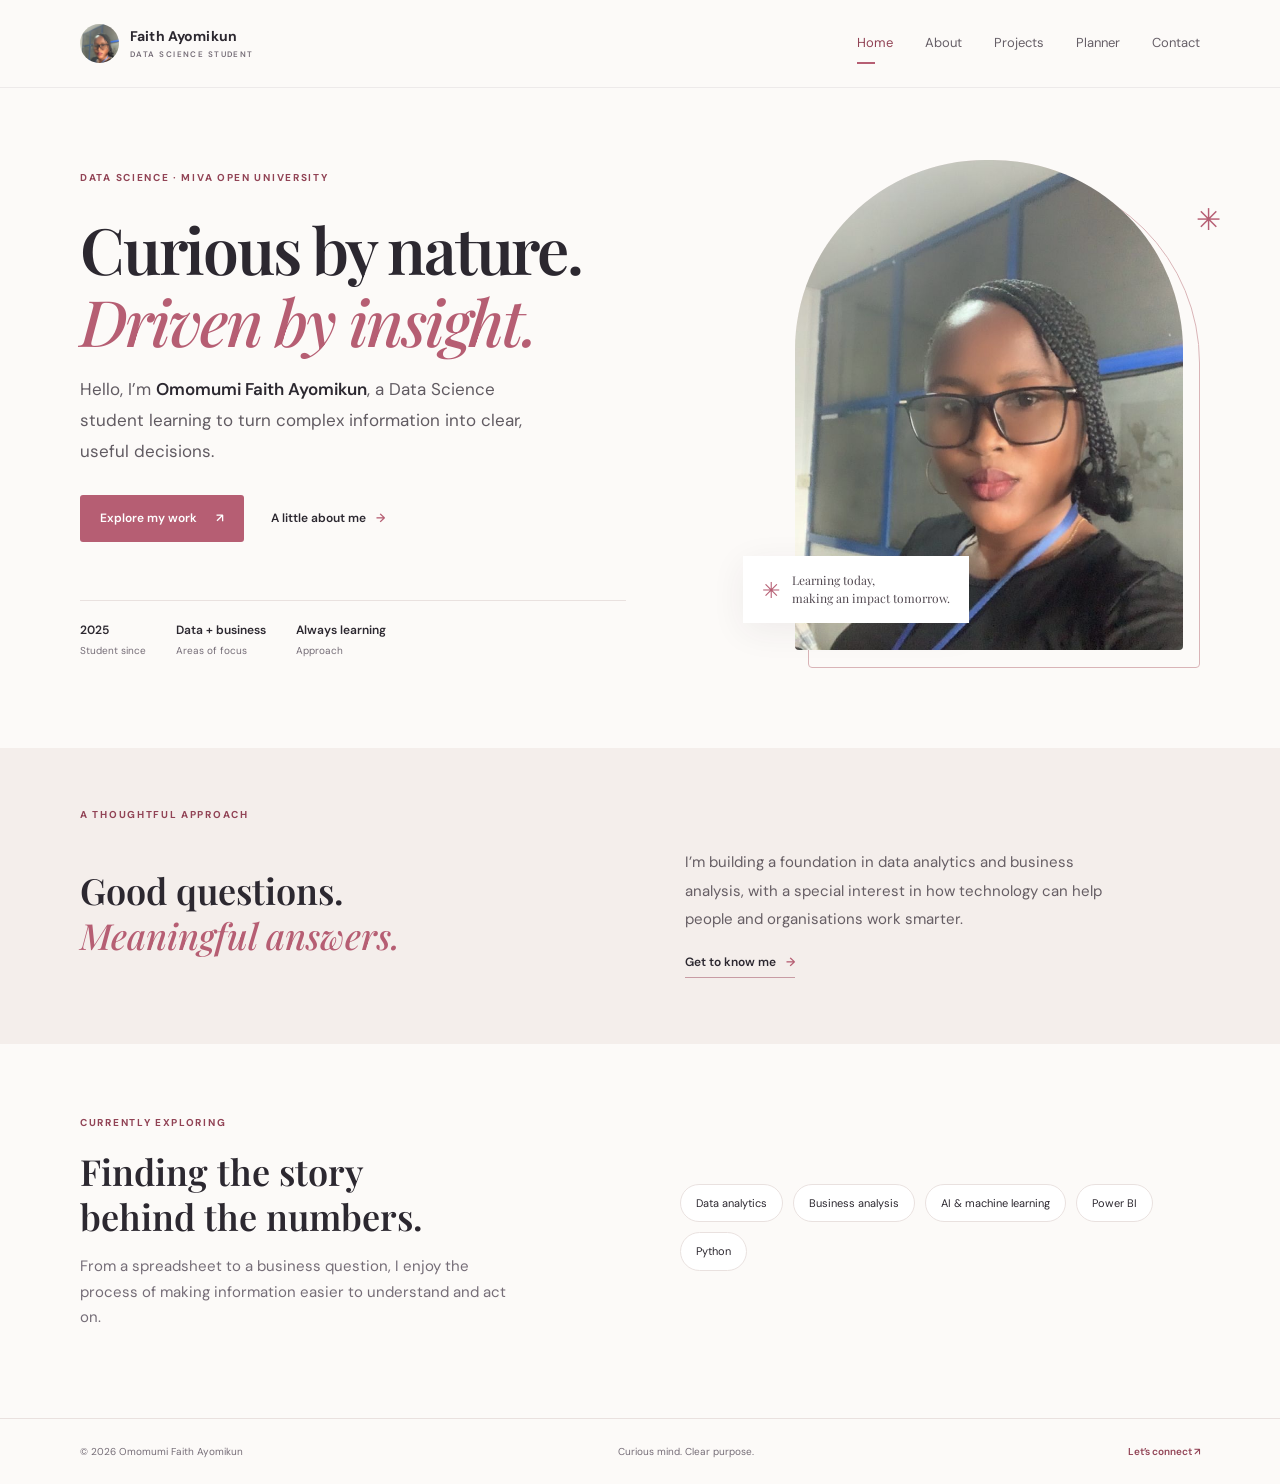
<file: index.html>
<!doctype html>
<html lang="en">
<head>
  <meta charset="utf-8"><meta name="viewport" content="width=device-width, initial-scale=1">
  <meta name="description" content="Meet Omomumi Faith Ayomikun, Data Science student and aspiring data and business analyst.">
  <title>Omomumi Faith Ayomikun | Data Science Student</title><link rel="preconnect" href="https://fonts.googleapis.com"><link rel="preconnect" href="https://fonts.gstatic.com" crossorigin><link href="https://fonts.googleapis.com/css2?family=DM+Sans:wght@400;500;600;700&family=Playfair+Display:wght@500;600;700&display=swap" rel="stylesheet"><link rel="stylesheet" href="css/style.css"><script src="js/script.js" defer></script>
</head>
<body><header class="site-header"><a class="brand" href="index.html"><img class="brand-mark" src="assets/faith.jpg" alt=""><span>Faith Ayomikun<small>DATA SCIENCE STUDENT</small></span></a><button class="menu-toggle" aria-label="Open navigation" aria-expanded="false">☰</button><nav class="nav"><a class="active" href="index.html">Home</a><a href="about.html">About</a><a href="projects.html">Projects</a><a href="planner.html">Planner</a><a href="contact.html">Contact</a></nav></header>
<main><section class="hero wrap"><div class="hero-copy"><p class="eyebrow">DATA SCIENCE · MIVA OPEN UNIVERSITY</p><h1>Curious by nature.<br><em>Driven by insight.</em></h1><p class="intro">Hello, I’m <strong>Omomumi Faith Ayomikun</strong>, a Data Science student learning to turn complex information into clear, useful decisions.</p><div class="hero-actions"><a class="button" href="projects.html">Explore my work <span>↗</span></a><a class="text-link" href="about.html">A little about me <span>→</span></a></div><div class="quick-facts"><div><strong>2025</strong><span>Student since</span></div><div><strong>Data + business</strong><span>Areas of focus</span></div><div><strong>Always learning</strong><span>Approach</span></div></div></div><div class="portrait-wrap"><div class="portrait-frame"><img src="assets/faith.jpg" alt="Portrait of Omomumi Faith Ayomikun"></div><div class="portrait-note"><span class="note-star">✳</span><span>Learning today,<br>making an impact tomorrow.</span></div><span class="decor decor-one">✳</span></div></section>
<section class="home-about"><div class="wrap home-about-inner"><p class="eyebrow">A THOUGHTFUL APPROACH</p><div class="home-about-grid"><h2>Good questions.<br><em>Meaningful answers.</em></h2><div><p>I’m building a foundation in data analytics and business analysis, with a special interest in how technology can help people and organisations work smarter.</p><a class="under-link" href="about.html">Get to know me <span>→</span></a></div></div></div></section>
<section class="wrap home-next"><div><span class="section-kicker">CURRENTLY EXPLORING</span><h2>Finding the story<br>behind the numbers.</h2><p>From a spreadsheet to a business question, I enjoy the process of making information easier to understand and act on.</p></div><div class="topic-pills"><span>Data analytics</span><span>Business analysis</span><span>AI & machine learning</span><span>Power BI</span><span>Python</span></div></section></main><footer class="site-footer"><div class="wrap footer-inner"><span>© <span data-year></span> Omomumi Faith Ayomikun</span><span>Curious mind. Clear purpose.</span><a href="contact.html">Let’s connect ↗</a></div></footer></body></html>
</file>
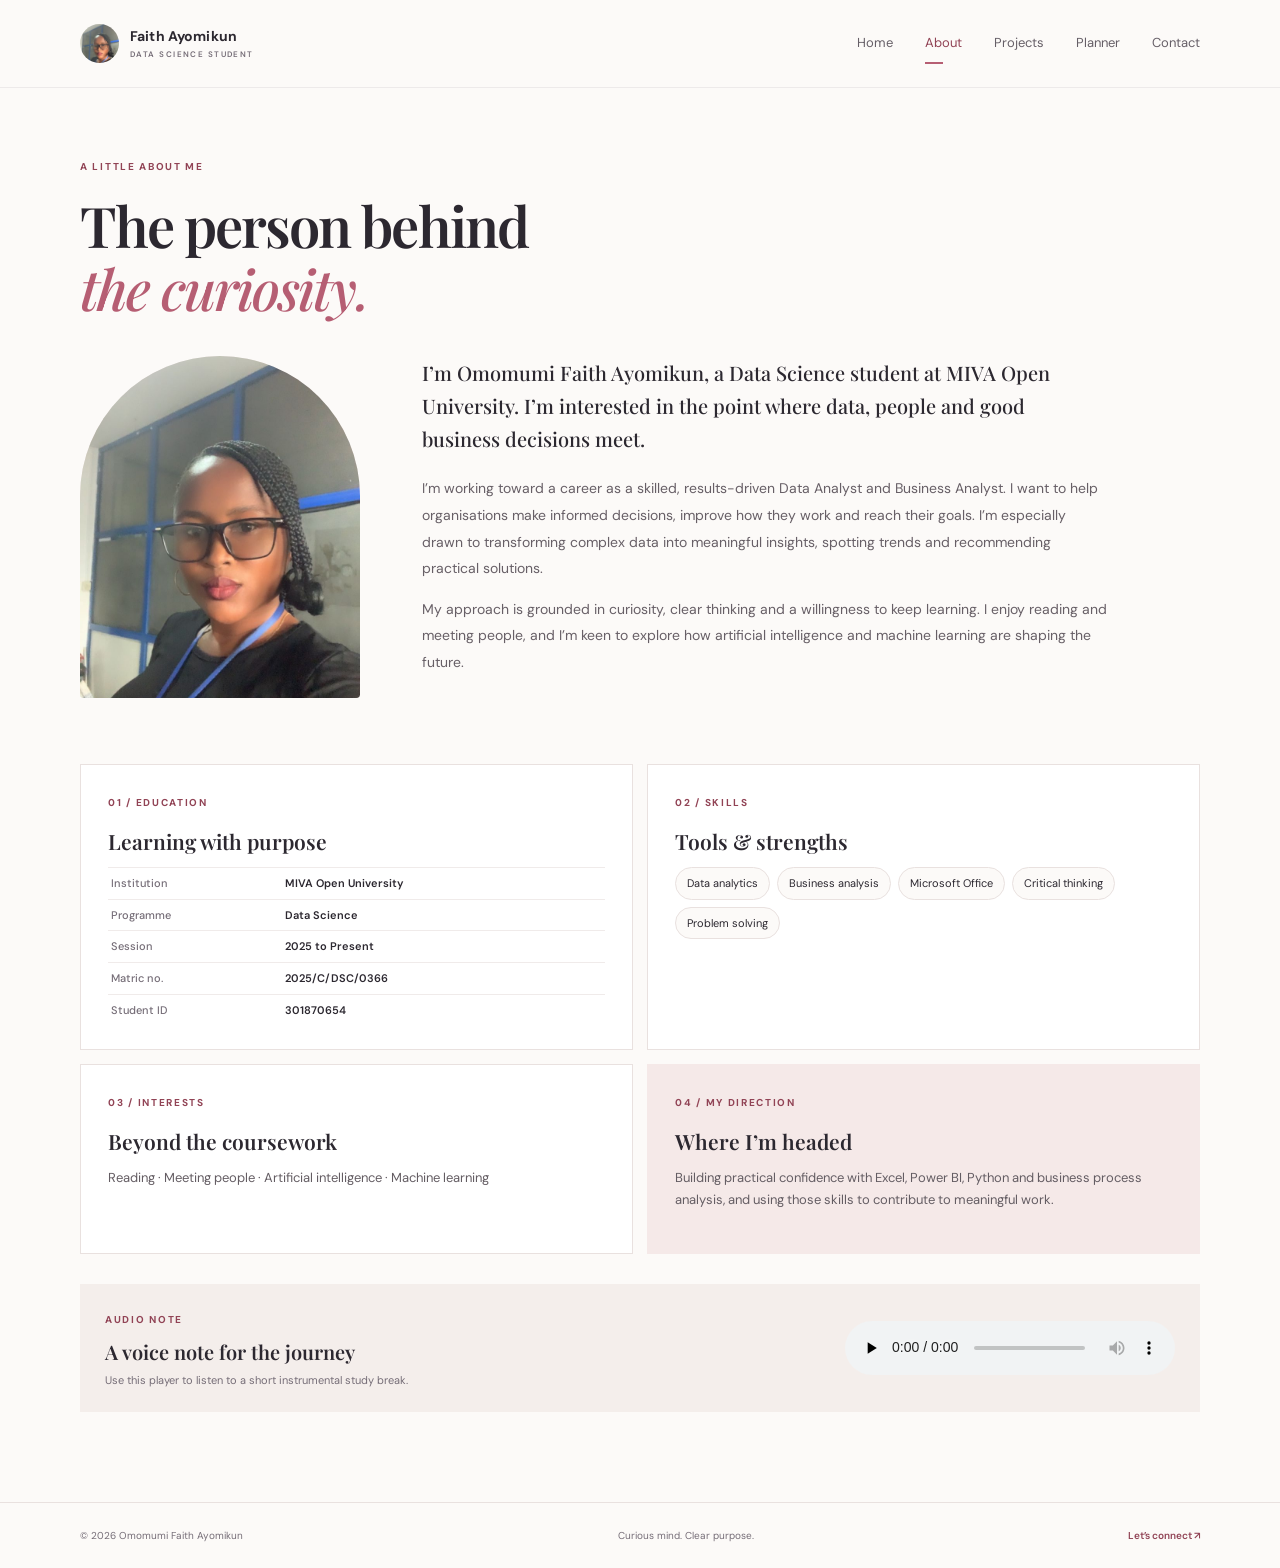
<file: about.html>
<!doctype html><html lang="en"><head><meta charset="utf-8"><meta name="viewport" content="width=device-width, initial-scale=1"><meta name="description" content="About Omomumi Faith Ayomikun, her education, skills and aspirations."><title>About | Omomumi Faith Ayomikun</title><link rel="preconnect" href="https://fonts.googleapis.com"><link rel="preconnect" href="https://fonts.gstatic.com" crossorigin><link href="https://fonts.googleapis.com/css2?family=DM+Sans:wght@400;500;600;700&family=Playfair+Display:wght@500;600;700&display=swap" rel="stylesheet"><link rel="stylesheet" href="css/style.css"><script src="js/script.js" defer></script></head><body><header class="site-header"><a class="brand" href="index.html"><img class="brand-mark" src="assets/faith.jpg" alt=""><span>Faith Ayomikun<small>DATA SCIENCE STUDENT</small></span></a><button class="menu-toggle" aria-label="Open navigation" aria-expanded="false">☰</button><nav class="nav"><a href="index.html">Home</a><a class="active" href="about.html">About</a><a href="projects.html">Projects</a><a href="planner.html">Planner</a><a href="contact.html">Contact</a></nav></header><main class="wrap inner-page"><p class="eyebrow">A LITTLE ABOUT ME</p><h1 class="page-title">The person behind<br><em>the curiosity.</em></h1><div class="about-layout"><div class="about-photo"><img src="assets/faith.jpg" alt="Omomumi Faith Ayomikun"></div><div class="about-text"><p class="lead">I’m Omomumi Faith Ayomikun, a Data Science student at MIVA Open University. I’m interested in the point where data, people and good business decisions meet.</p><p>I’m working toward a career as a skilled, results-driven Data Analyst and Business Analyst. I want to help organisations make informed decisions, improve how they work and reach their goals. I’m especially drawn to transforming complex data into meaningful insights, spotting trends and recommending practical solutions.</p><p>My approach is grounded in curiosity, clear thinking and a willingness to keep learning. I enjoy reading and meeting people, and I’m keen to explore how artificial intelligence and machine learning are shaping the future.</p></div></div><section class="detail-grid"><article class="detail-card"><span class="card-number">01 / EDUCATION</span><h2>Learning with purpose</h2><table class="academic-table"><tbody><tr><th>Institution</th><td>MIVA Open University</td></tr><tr><th>Programme</th><td>Data Science</td></tr><tr><th>Session</th><td>2025 to Present</td></tr><tr><th>Matric no.</th><td>2025/C/DSC/0366</td></tr><tr><th>Student ID</th><td>301870654</td></tr></tbody></table></article><article class="detail-card"><span class="card-number">02 / SKILLS</span><h2>Tools & strengths</h2><div class="skill-list"><span>Data analytics</span><span>Business analysis</span><span>Microsoft Office</span><span>Critical thinking</span><span>Problem solving</span></div></article><article class="detail-card"><span class="card-number">03 / INTERESTS</span><h2>Beyond the coursework</h2><p>Reading · Meeting people · Artificial intelligence · Machine learning</p></article><article class="detail-card aspiration"><span class="card-number">04 / MY DIRECTION</span><h2>Where I’m headed</h2><p>Building practical confidence with Excel, Power BI, Python and business process analysis, and using those skills to contribute to meaningful work.</p></article></section><section class="audio-note"><div><span class="card-number">AUDIO NOTE</span><h2>A voice note for the journey</h2><p>Use this player to listen to a short instrumental study break.</p></div><audio controls preload="none" aria-label="Short instrumental study break"><source src="assets/study-break.wav" type="audio/wav">Your browser does not support audio playback.</audio></section></main><footer class="site-footer"><div class="wrap footer-inner"><span>© <span data-year></span> Omomumi Faith Ayomikun</span><span>Curious mind. Clear purpose.</span><a href="contact.html">Let’s connect ↗</a></div></footer></body></html>
</file>
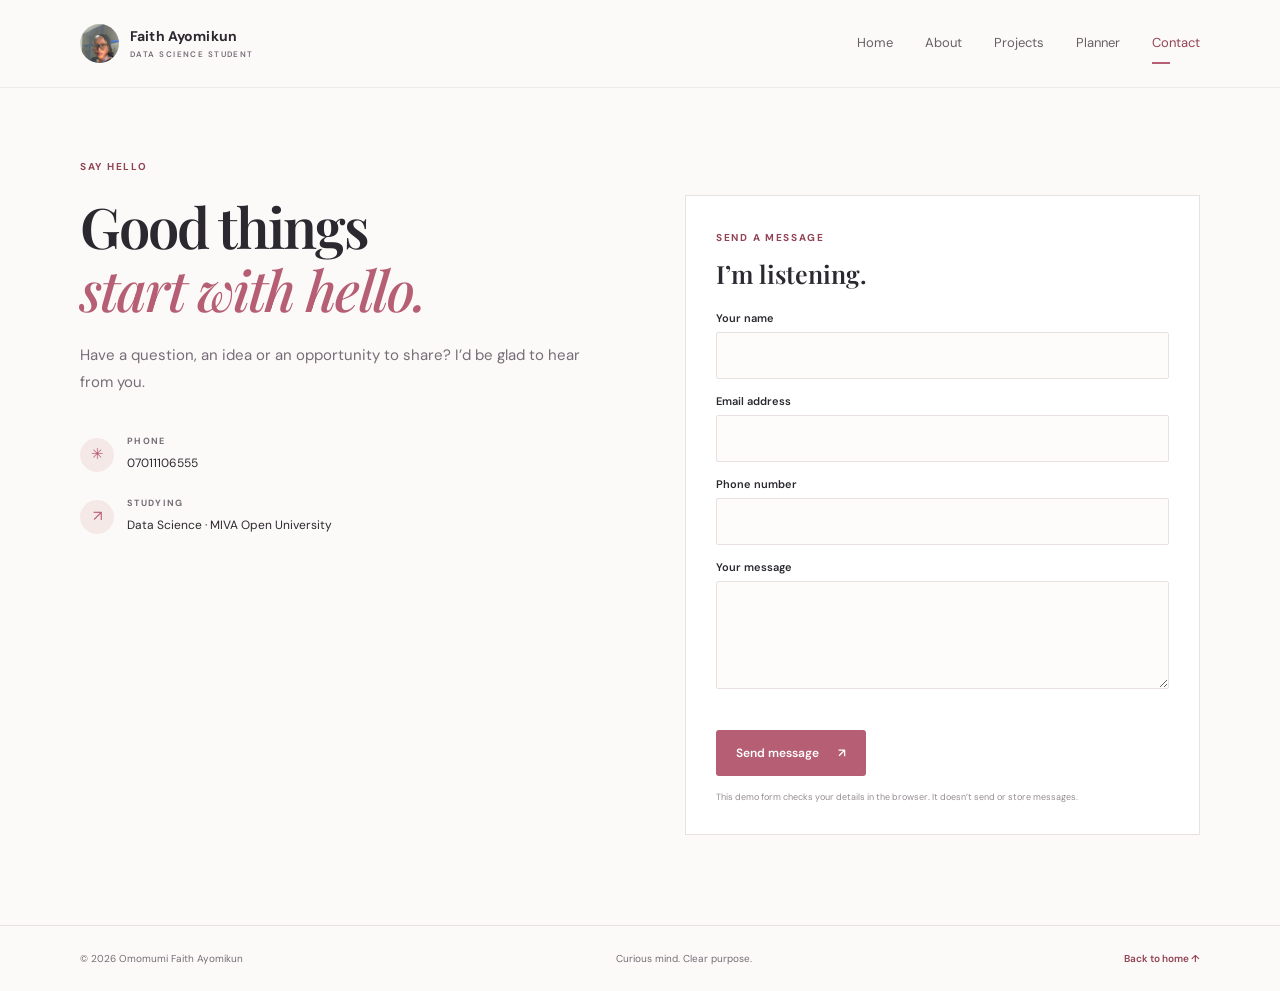
<file: contact.html>
<!doctype html><html lang="en"><head><meta charset="utf-8"><meta name="viewport" content="width=device-width, initial-scale=1"><meta name="description" content="Contact Omomumi Faith Ayomikun."><title>Contact | Omomumi Faith Ayomikun</title><link rel="preconnect" href="https://fonts.googleapis.com"><link rel="preconnect" href="https://fonts.gstatic.com" crossorigin><link href="https://fonts.googleapis.com/css2?family=DM+Sans:wght@400;500;600;700&family=Playfair+Display:wght@500;600;700&display=swap" rel="stylesheet"><link rel="stylesheet" href="css/style.css"><script src="js/script.js" defer></script></head><body><header class="site-header"><a class="brand" href="index.html"><img class="brand-mark" src="assets/faith.jpg" alt=""><span>Faith Ayomikun<small>DATA SCIENCE STUDENT</small></span></a><button class="menu-toggle" aria-label="Open navigation" aria-expanded="false">☰</button><nav class="nav"><a href="index.html">Home</a><a href="about.html">About</a><a href="projects.html">Projects</a><a href="planner.html">Planner</a><a class="active" href="contact.html">Contact</a></nav></header><main class="wrap inner-page contact-page"><p class="eyebrow">SAY HELLO</p><div class="contact-layout"><div><h1 class="page-title">Good things<br><em>start with hello.</em></h1><p class="page-intro">Have a question, an idea or an opportunity to share? I’d be glad to hear from you.</p><div class="contact-detail"><span class="contact-icon">✳</span><div><small>PHONE</small><a href="tel:07011106555">07011106555</a></div></div><div class="contact-detail"><span class="contact-icon">↗</span><div><small>STUDYING</small><span>Data Science · MIVA Open University</span></div></div></div><form id="contact-form" class="contact-form" novalidate><div class="form-heading"><span class="card-number">SEND A MESSAGE</span><h2>I’m listening.</h2></div><label for="name">Your name</label><input id="name" name="name" autocomplete="name" required><label for="email">Email address</label><input id="email" name="email" type="email" autocomplete="email" required><label for="phone">Phone number</label><input id="phone" name="phone" type="tel" inputmode="numeric" autocomplete="tel" required><label for="message">Your message</label><textarea id="message" name="message" rows="4" required></textarea><p id="form-feedback" class="form-feedback" aria-live="polite"></p><button class="button" type="submit">Send message <span>↗</span></button><p class="form-note">This demo form checks your details in the browser. It doesn’t send or store messages.</p></form></div></main><footer class="site-footer"><div class="wrap footer-inner"><span>© <span data-year></span> Omomumi Faith Ayomikun</span><span>Curious mind. Clear purpose.</span><a href="index.html">Back to home ↑</a></div></footer></body></html>
</file>
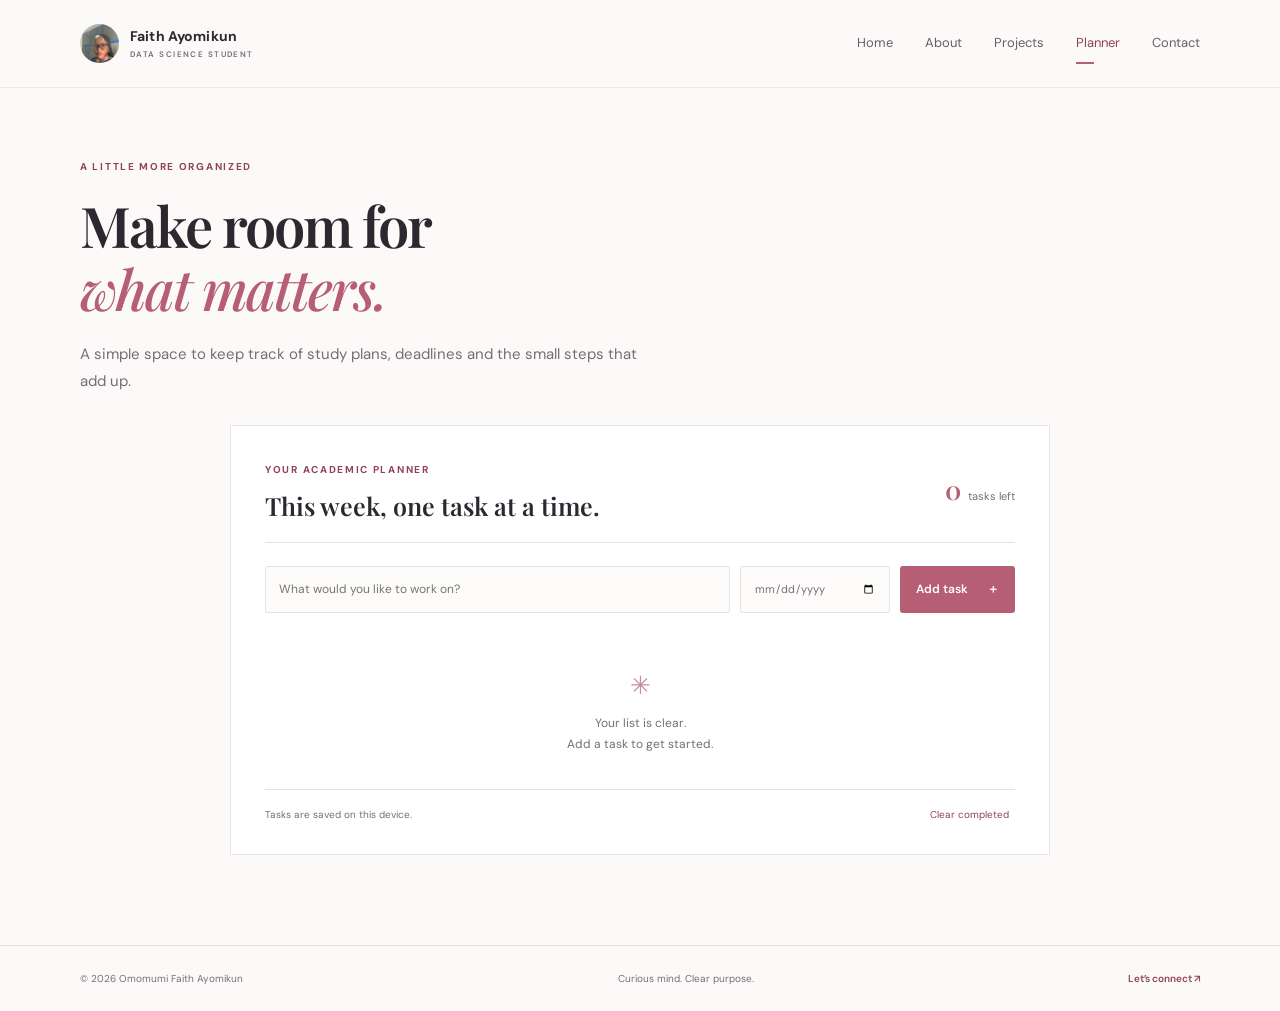
<file: planner.html>
<!doctype html><html lang="en"><head><meta charset="utf-8"><meta name="viewport" content="width=device-width, initial-scale=1"><meta name="description" content="Academic task planner for Omomumi Faith Ayomikun."><title>Academic Planner | Omomumi Faith Ayomikun</title><link rel="preconnect" href="https://fonts.googleapis.com"><link rel="preconnect" href="https://fonts.gstatic.com" crossorigin><link href="https://fonts.googleapis.com/css2?family=DM+Sans:wght@400;500;600;700&family=Playfair+Display:wght@500;600;700&display=swap" rel="stylesheet"><link rel="stylesheet" href="css/style.css"><script src="js/script.js" defer></script></head><body><header class="site-header"><a class="brand" href="index.html"><img class="brand-mark" src="assets/faith.jpg" alt=""><span>Faith Ayomikun<small>DATA SCIENCE STUDENT</small></span></a><button class="menu-toggle" aria-label="Open navigation" aria-expanded="false">☰</button><nav class="nav"><a href="index.html">Home</a><a href="about.html">About</a><a href="projects.html">Projects</a><a class="active" href="planner.html">Planner</a><a href="contact.html">Contact</a></nav></header><main class="wrap inner-page planner-page"><p class="eyebrow">A LITTLE MORE ORGANIZED</p><h1 class="page-title">Make room for<br><em>what matters.</em></h1><p class="page-intro">A simple space to keep track of study plans, deadlines and the small steps that add up.</p><section class="planner-card"><div class="planner-top"><div><span class="card-number">YOUR ACADEMIC PLANNER</span><h2>This week, one task at a time.</h2></div><div class="task-count"><strong id="task-count">0</strong><span>tasks left</span></div></div><form id="task-form" class="task-form"><label class="sr-only" for="task-input">New task</label><input id="task-input" name="task" type="text" placeholder="What would you like to work on?" maxlength="120" required><label class="sr-only" for="task-date">Due date</label><input id="task-date" name="due" type="date" aria-label="Due date"><button class="button" type="submit">Add task <span>＋</span></button></form><ul id="task-list" class="task-list" aria-live="polite"></ul><div id="empty-state" class="empty-state"><span>✳</span><p>Your list is clear.<br>Add a task to get started.</p></div><div class="planner-foot"><span>Tasks are saved on this device.</span><button id="clear-completed" class="quiet-button" type="button">Clear completed</button></div></section></main><footer class="site-footer"><div class="wrap footer-inner"><span>© <span data-year></span> Omomumi Faith Ayomikun</span><span>Curious mind. Clear purpose.</span><a href="contact.html">Let’s connect ↗</a></div></footer></body></html>
</file>
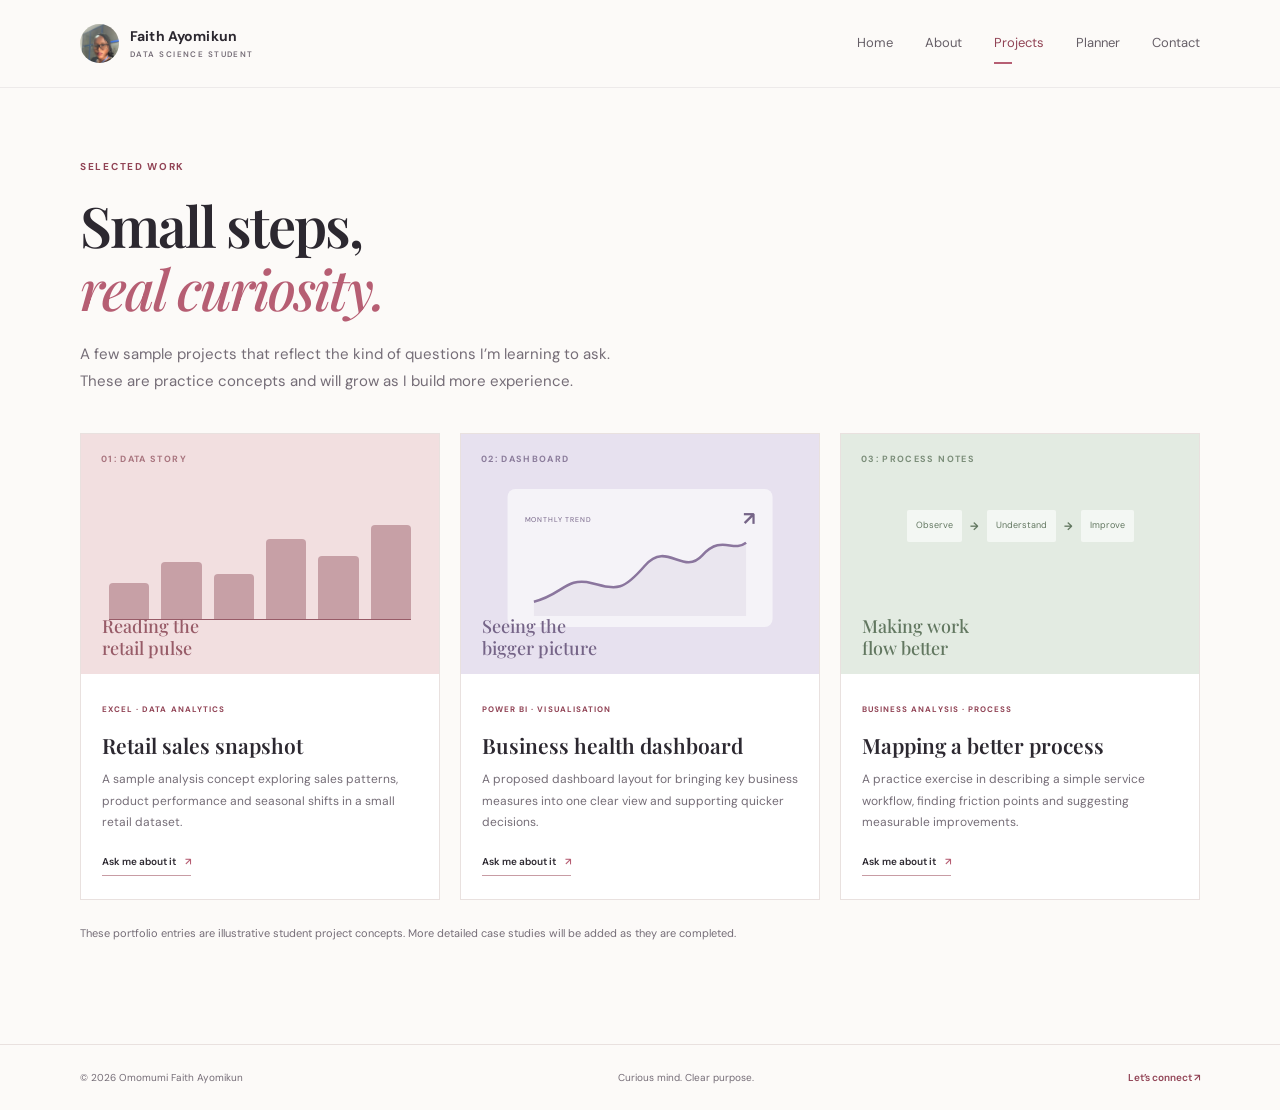
<file: projects.html>
<!doctype html><html lang="en"><head><meta charset="utf-8"><meta name="viewport" content="width=device-width, initial-scale=1"><meta name="description" content="Learning projects by Omomumi Faith Ayomikun."><title>Projects | Omomumi Faith Ayomikun</title><link rel="preconnect" href="https://fonts.googleapis.com"><link rel="preconnect" href="https://fonts.gstatic.com" crossorigin><link href="https://fonts.googleapis.com/css2?family=DM+Sans:wght@400;500;600;700&family=Playfair+Display:wght@500;600;700&display=swap" rel="stylesheet"><link rel="stylesheet" href="css/style.css"><script src="js/script.js" defer></script></head><body><header class="site-header"><a class="brand" href="index.html"><img class="brand-mark" src="assets/faith.jpg" alt=""><span>Faith Ayomikun<small>DATA SCIENCE STUDENT</small></span></a><button class="menu-toggle" aria-label="Open navigation" aria-expanded="false">☰</button><nav class="nav"><a href="index.html">Home</a><a href="about.html">About</a><a class="active" href="projects.html">Projects</a><a href="planner.html">Planner</a><a href="contact.html">Contact</a></nav></header><main class="wrap inner-page"><p class="eyebrow">SELECTED WORK</p><h1 class="page-title">Small steps,<br><em>real curiosity.</em></h1><p class="page-intro">A few sample projects that reflect the kind of questions I’m learning to ask. These are practice concepts and will grow as I build more experience.</p><div class="project-grid"><article class="project-card"><div class="project-art art-rose"><div class="art-label">01: DATA STORY</div><div class="chart-bars"><i style="--h:35%"></i><i style="--h:56%"></i><i style="--h:44%"></i><i style="--h:78%"></i><i style="--h:62%"></i><i style="--h:92%"></i></div><div class="art-caption">Reading the<br>retail pulse</div></div><div class="project-body"><span class="project-type">EXCEL · DATA ANALYTICS</span><h2>Retail sales snapshot</h2><p>A sample analysis concept exploring sales patterns, product performance and seasonal shifts in a small retail dataset.</p><a href="contact.html" class="under-link">Ask me about it <span>↗</span></a></div></article><article class="project-card"><div class="project-art art-lilac"><div class="art-label">02: DASHBOARD</div><div class="dash-mock"><div class="dash-stat"><small>MONTHLY TREND</small><strong>↗</strong></div><svg viewBox="0 0 260 95" role="img" aria-label="Decorative upward trend chart"><path d="M4 78 C38 70 42 48 73 56 S110 65 136 35 S181 48 204 23 S240 20 256 8" fill="none" stroke="currentColor" stroke-width="3"/><path d="M4 78 C38 70 42 48 73 56 S110 65 136 35 S181 48 204 23 S240 20 256 8 L256 95 L4 95Z" fill="currentColor" opacity=".1"/></svg></div><div class="art-caption">Seeing the<br>bigger picture</div></div><div class="project-body"><span class="project-type">POWER BI · VISUALISATION</span><h2>Business health dashboard</h2><p>A proposed dashboard layout for bringing key business measures into one clear view and supporting quicker decisions.</p><a href="contact.html" class="under-link">Ask me about it <span>↗</span></a></div></article><article class="project-card"><div class="project-art art-sage"><div class="art-label">03: PROCESS NOTES</div><div class="process-flow"><span>Observe</span><b>→</b><span>Understand</span><b>→</b><span>Improve</span></div><div class="art-caption">Making work<br>flow better</div></div><div class="project-body"><span class="project-type">BUSINESS ANALYSIS · PROCESS</span><h2>Mapping a better process</h2><p>A practice exercise in describing a simple service workflow, finding friction points and suggesting measurable improvements.</p><a href="contact.html" class="under-link">Ask me about it <span>↗</span></a></div></article></div><p class="project-note">These portfolio entries are illustrative student project concepts. More detailed case studies will be added as they are completed.</p></main><footer class="site-footer"><div class="wrap footer-inner"><span>© <span data-year></span> Omomumi Faith Ayomikun</span><span>Curious mind. Clear purpose.</span><a href="contact.html">Let’s connect ↗</a></div></footer></body></html>
</file>
<file: css/style.css>
:root{--ink:#2c2830;--muted:#756d77;--rose:#b65e73;--rose-dark:#914355;--blush:#f5e9e8;--paper:#fcfaf8;--white:#fff;--line:#e9e1df;--sage:#e8eee7;--lilac:#eeebf4;--serif:'Playfair Display',Georgia,serif;--sans:'DM Sans',Arial,sans-serif}*{box-sizing:border-box}html{scroll-behavior:smooth}body{margin:0;background:var(--paper);color:var(--ink);font-family:var(--sans);font-size:15px;line-height:1.7}a{color:inherit;text-decoration:none}button,input,textarea{font:inherit}.wrap{width:min(1120px,calc(100% - 48px));margin-inline:auto}.site-header{height:88px;padding:0 max(24px,calc((100% - 1120px)/2));display:flex;align-items:center;justify-content:space-between;border-bottom:1px solid rgba(44,40,48,.07);background:rgba(252,250,248,.94);position:relative;z-index:5}.brand{display:flex;align-items:center;gap:11px;font-weight:700;font-size:14px;line-height:1.2;letter-spacing:.01em}.brand-mark{width:39px;height:39px;object-fit:cover;object-position:center 31%;border-radius:50%;display:block}.brand small{display:block;font-size:8px;letter-spacing:.18em;color:var(--muted);font-weight:600;margin-top:5px}.nav{display:flex;gap:32px;align-items:center}.nav a{font-size:13px;color:#665f67;transition:color .2s;position:relative}.nav a:hover,.nav a.active{color:var(--rose-dark)}.nav a.active:after{content:'';position:absolute;bottom:-9px;left:0;width:18px;height:2px;background:var(--rose)}.menu-toggle{display:none;border:0;background:none;color:var(--ink);font-size:24px}.hero{display:grid;grid-template-columns:1.05fr .95fr;gap:80px;align-items:center;padding-top:72px;padding-bottom:80px;min-height:620px}.eyebrow,.section-kicker,.card-number{font-size:10px;letter-spacing:.17em;font-weight:700;color:var(--rose-dark)}.eyebrow{display:flex;gap:9px;align-items:center}h1,h2,p{margin-top:0}.hero h1,.page-title{font:600 clamp(42px,5vw,66px)/1.12 var(--serif);letter-spacing:-.035em;margin:27px 0 18px}.hero h1 em,.page-title em,.home-about h2 em{font-weight:500;color:var(--rose);font-style:italic}.intro{font-size:17px;line-height:1.8;color:#615b62;max-width:475px}.intro strong{color:var(--ink);font-weight:600}.hero-actions{display:flex;align-items:center;gap:27px;margin-top:29px}.button{border:0;background:var(--rose);color:white;border-radius:3px;padding:13px 20px;display:inline-flex;align-items:center;justify-content:center;gap:19px;font-size:12px;font-weight:600;cursor:pointer;transition:background .2s,transform .2s}.button:hover{background:var(--rose-dark);transform:translateY(-2px)}.text-link,.under-link{font-size:12px;font-weight:600}.text-link span,.under-link span{color:var(--rose);margin-left:7px}.quick-facts{display:flex;gap:30px;margin-top:58px;padding-top:19px;border-top:1px solid var(--line)}.quick-facts div{display:flex;flex-direction:column}.quick-facts strong{font-size:12px;font-weight:600}.quick-facts span{color:var(--muted);font-size:10px;margin-top:2px}.portrait-wrap{position:relative;width:min(100%,405px);justify-self:end;padding:0 17px 18px 0}.portrait-frame{height:490px;background:var(--blush);overflow:hidden;position:relative;border-radius:190px 190px 4px 4px}.portrait-frame img{width:100%;height:100%;object-fit:cover;object-position:center 31%;display:block;filter:saturate(.86)}.portrait-wrap:after{content:'';position:absolute;inset:13px 0 0 13px;border:1px solid #d9b4b7;border-radius:190px 190px 4px 4px;z-index:-1}.portrait-note{position:absolute;bottom:45px;left:-52px;background:#fff;padding:15px 19px;box-shadow:0 8px 35px #382d3212;display:flex;align-items:center;gap:12px;font:12px/1.55 var(--serif);color:#514850}.note-star{color:var(--rose);font-size:22px}.decor-one{position:absolute;right:-21px;top:34px;color:var(--rose);font-size:30px}.home-about{background:#f4eeeb;padding:58px 0 66px}.home-about-inner>.eyebrow{margin-bottom:25px}.home-about-grid{display:grid;grid-template-columns:1fr 1fr;gap:90px;align-items:center}.home-about h2,.home-next h2{font:600 36px/1.25 var(--serif);margin:0}.home-about-grid p{color:#665e64;max-width:440px;line-height:1.9}.under-link{display:inline-block;border-bottom:1px solid #c89ca4;padding-bottom:5px}.home-next{padding-top:65px;padding-bottom:72px;display:grid;grid-template-columns:1fr 1fr;gap:80px;align-items:center}.home-next h2{margin:15px 0}.home-next p{color:var(--muted);max-width:430px}.topic-pills{display:flex;flex-wrap:wrap;gap:10px;justify-content:flex-start}.topic-pills span,.skill-list span{font-size:11px;padding:9px 15px;border:1px solid var(--line);border-radius:30px;background:white}.site-footer{border-top:1px solid var(--line);padding:24px 0;color:var(--muted);font-size:10px}.footer-inner{display:flex;align-items:center;justify-content:space-between}.footer-inner a{color:var(--rose-dark);font-weight:600}.inner-page{padding-top:70px;padding-bottom:90px;min-height:calc(100vh - 150px)}.page-title{font-size:56px;margin:19px 0 22px}.about-layout{display:grid;grid-template-columns:280px 1fr;gap:62px;align-items:start;margin:37px 0 66px}.about-photo{height:342px;overflow:hidden;background:var(--blush);border-radius:150px 150px 4px 4px}.about-photo img{width:100%;height:100%;object-fit:cover;object-position:center 30%}.about-text{max-width:685px;color:#675f66;font-size:14px;line-height:1.9}.about-text .lead{font:500 20px/1.65 var(--serif);color:var(--ink)}.detail-grid{display:grid;grid-template-columns:1fr 1fr;gap:14px}.detail-card{background:white;border:1px solid var(--line);padding:24px 27px;min-height:190px}.detail-card h2{font:600 21px var(--serif);margin:12px 0}.detail-card p{font-size:13px;color:#645d63;margin-bottom:8px}.detail-card .muted{font-size:11px;color:var(--muted)}.skill-list{display:flex;flex-wrap:wrap;gap:7px}.skill-list span{padding:6px 11px;background:var(--paper)}.aspiration{background:var(--blush);border-color:var(--blush)}.page-intro{max-width:570px;color:var(--muted);line-height:1.8;margin-bottom:38px}.project-grid{display:grid;grid-template-columns:repeat(3,1fr);gap:20px}.project-card{background:#fff;border:1px solid var(--line);transition:transform .25s,box-shadow .25s}.project-card:hover{transform:translateY(-4px);box-shadow:0 14px 32px #342b3010}.project-art{height:240px;position:relative;overflow:hidden;padding:18px 20px}.art-rose{background:#f2dfe0;color:#975b67}.art-lilac{background:#e7e1ef;color:#756487}.art-sage{background:#e3ebe2;color:#627760}.art-label{font-size:9px;letter-spacing:.15em;font-weight:700;opacity:.8}.chart-bars{position:absolute;inset:82px 28px 54px;display:flex;align-items:end;gap:12px;border-bottom:1px solid currentColor}.chart-bars i{flex:1;height:var(--h);background:currentColor;opacity:.48;border-radius:4px 4px 0 0}.art-caption{position:absolute;left:21px;bottom:15px;font:500 18px/1.2 var(--serif)}.dash-mock{position:absolute;left:50%;top:55px;transform:translateX(-50%);width:74%;background:#ffffff9c;border-radius:8px;padding:14px 17px 3px}.dash-stat{display:flex;justify-content:space-between;align-items:center}.dash-stat small{font-size:7px;letter-spacing:.12em}.dash-stat strong{font-size:19px}.dash-mock svg{width:100%;height:80px;color:#8b769e}.process-flow{position:absolute;top:76px;left:19px;right:19px;display:flex;justify-content:center;align-items:center;gap:8px}.process-flow span{background:#fff9;padding:8px 9px;border-radius:2px;font-size:9px}.process-flow b{font-size:11px}.project-body{padding:21px 21px 23px}.project-type{font-size:8px;letter-spacing:.13em;color:var(--rose-dark);font-weight:700}.project-body h2{font:600 21px var(--serif);margin:10px 0}.project-body p{font-size:12px;color:var(--muted);line-height:1.8;min-height:67px}.project-body .under-link{font-size:10px}.project-note{font-size:11px;color:var(--muted);margin-top:24px}.planner-page .page-intro{margin-bottom:30px}.planner-card{max-width:820px;margin:0 auto;background:white;border:1px solid var(--line);padding:30px 34px}.planner-top{display:flex;justify-content:space-between;align-items:center;border-bottom:1px solid var(--line);padding-bottom:20px}.planner-top h2,.form-heading h2{font:600 25px var(--serif);margin:7px 0 0}.task-count{display:flex;align-items:baseline;gap:7px;color:var(--muted);font-size:11px}.task-count strong{font:600 26px var(--serif);color:var(--rose)}.task-form{display:grid;grid-template-columns:1fr 150px auto;gap:10px;margin:23px 0}.task-form input,.contact-form input,.contact-form textarea{border:1px solid var(--line);background:#fdfcfb;padding:12px 13px;color:var(--ink);outline:none;border-radius:2px;font-size:12px}.task-form input:focus,.contact-form input:focus,.contact-form textarea:focus{border-color:#c88e9a;box-shadow:0 0 0 3px #b65e7312}.task-form input[type=date]{font-size:11px;color:var(--muted)}.task-form .button{padding:10px 16px}.task-list{list-style:none;padding:0;margin:0}.task-item{display:flex;align-items:center;gap:13px;padding:14px 4px;border-bottom:1px solid #f0ebea}.task-item input[type=checkbox]{accent-color:var(--rose);width:16px;height:16px}.task-text{flex:1;font-size:13px}.task-item.completed .task-text{text-decoration:line-through;color:#aaa}.task-due{font-size:10px;color:var(--muted)}.delete-task{border:0;background:none;color:#9c888c;font-size:18px;cursor:pointer}.empty-state{text-align:center;padding:29px 0;color:var(--muted);font-size:12px}.empty-state>span{font-size:25px;color:#c68c98}.empty-state p{margin:6px 0}.planner-foot{border-top:1px solid var(--line);padding-top:15px;display:flex;justify-content:space-between;align-items:center;font-size:10px;color:var(--muted)}.quiet-button{border:0;background:none;color:var(--rose-dark);font-size:10px;cursor:pointer}.contact-layout{display:grid;grid-template-columns:1fr 1fr;gap:90px;align-items:start;margin-top:20px}.contact-layout .page-title{margin-top:0}.contact-detail{display:flex;gap:13px;align-items:center;margin-top:21px}.contact-icon{width:34px;height:34px;border-radius:50%;background:var(--blush);color:var(--rose);display:grid;place-items:center}.contact-detail small{display:block;font-size:9px;letter-spacing:.15em;color:var(--muted);font-weight:700}.contact-detail div> :last-child{font-size:12px}.contact-form{background:white;border:1px solid var(--line);padding:28px 30px}.form-heading{margin-bottom:19px}.contact-form>label{font-size:11px;font-weight:600;display:block;margin:13px 0 5px}.contact-form input,.contact-form textarea{display:block;width:100%;resize:vertical}.contact-form .button{margin-top:8px}.form-feedback{font-size:11px;min-height:17px;margin:8px 0;color:#a34051}.form-feedback.success{color:#517650}.form-note{font-size:9px;color:#958c92;margin:14px 0 0}.sr-only{position:absolute;width:1px;height:1px;padding:0;margin:-1px;overflow:hidden;clip:rect(0,0,0,0);white-space:nowrap;border:0}body{animation:fade-in .45s ease both}@keyframes fade-in{from{opacity:.65;transform:translateY(3px)}to{opacity:1;transform:none}}@media(max-width:800px){.hero{gap:35px;min-height:unset;padding-top:54px;padding-bottom:60px}.portrait-frame{height:400px}.quick-facts{gap:16px}.home-about-grid,.home-next{gap:36px}.about-layout{grid-template-columns:220px 1fr;gap:35px}.project-grid{gap:12px}.project-art{height:200px}.project-body{padding:17px}.contact-layout{gap:35px}}@media(max-width:640px){.wrap{width:min(100% - 36px,500px)}.site-header{height:72px;padding:0 18px}.menu-toggle{display:block}.nav{display:none;position:absolute;top:71px;left:0;right:0;background:var(--paper);padding:18px 22px 22px;border-bottom:1px solid var(--line);flex-direction:column;align-items:flex-start;gap:17px}.nav.open{display:flex}.nav a.active:after{display:none}.hero{grid-template-columns:1fr;gap:38px;padding-top:42px;padding-bottom:46px}.hero h1,.page-title{font-size:45px}.intro{font-size:15px}.hero-actions{gap:18px;flex-wrap:wrap}.quick-facts{justify-content:space-between;margin-top:37px;gap:10px}.quick-facts strong{font-size:10px}.quick-facts span{font-size:9px}.portrait-wrap{width:min(82%,330px);justify-self:center;margin-right:7px}.portrait-frame{height:390px}.portrait-note{left:-35px;bottom:36px;padding:12px}.decor-one{right:-20px}.home-about{padding:42px 0}.home-about-grid,.home-next{grid-template-columns:1fr;gap:20px}.home-about h2,.home-next h2{font-size:30px}.home-next{padding-top:44px;padding-bottom:50px}.footer-inner{flex-wrap:wrap;gap:10px}.footer-inner span:nth-child(2){display:none}.inner-page{padding-top:45px;padding-bottom:60px}.about-layout{grid-template-columns:1fr;gap:23px;margin:25px 0 40px}.about-photo{width:210px;height:265px}.about-text .lead{font-size:18px}.detail-grid{grid-template-columns:1fr}.detail-card{min-height:unset}.project-grid{grid-template-columns:1fr}.project-art{height:235px}.project-body p{min-height:unset}.page-intro{margin-bottom:27px}.planner-card{padding:20px 17px}.planner-top{align-items:flex-start;gap:12px}.planner-top h2{font-size:20px}.task-form{grid-template-columns:1fr 1fr}.task-form input:first-of-type{grid-column:1/-1}.task-form .button{grid-column:1/-1}.contact-layout{grid-template-columns:1fr;gap:32px}.contact-form{padding:22px 19px}.contact-layout .page-title{font-size:43px}}@media(prefers-reduced-motion:reduce){*,*:before,*:after{scroll-behavior:auto!important;animation-duration:.01ms!important;animation-iteration-count:1!important;transition-duration:.01ms!important}}
.academic-table{border-collapse:collapse;width:100%;font-size:11px}.academic-table th,.academic-table td{text-align:left;border-top:1px solid #f0ebea;padding:6px 3px}.academic-table th{color:var(--muted);font-weight:500;width:35%}.academic-table td{font-weight:600}.audio-note{margin-top:30px;padding:22px 25px;background:#f4eeeb;display:flex;align-items:center;justify-content:space-between;gap:20px}.audio-note h2{font:600 20px var(--serif);margin:6px 0}.audio-note p{font-size:11px;color:var(--muted);margin:0}.audio-note audio{width:min(100%,330px)}@media(max-width:640px){.audio-note{align-items:flex-start;flex-direction:column}}
</file>
